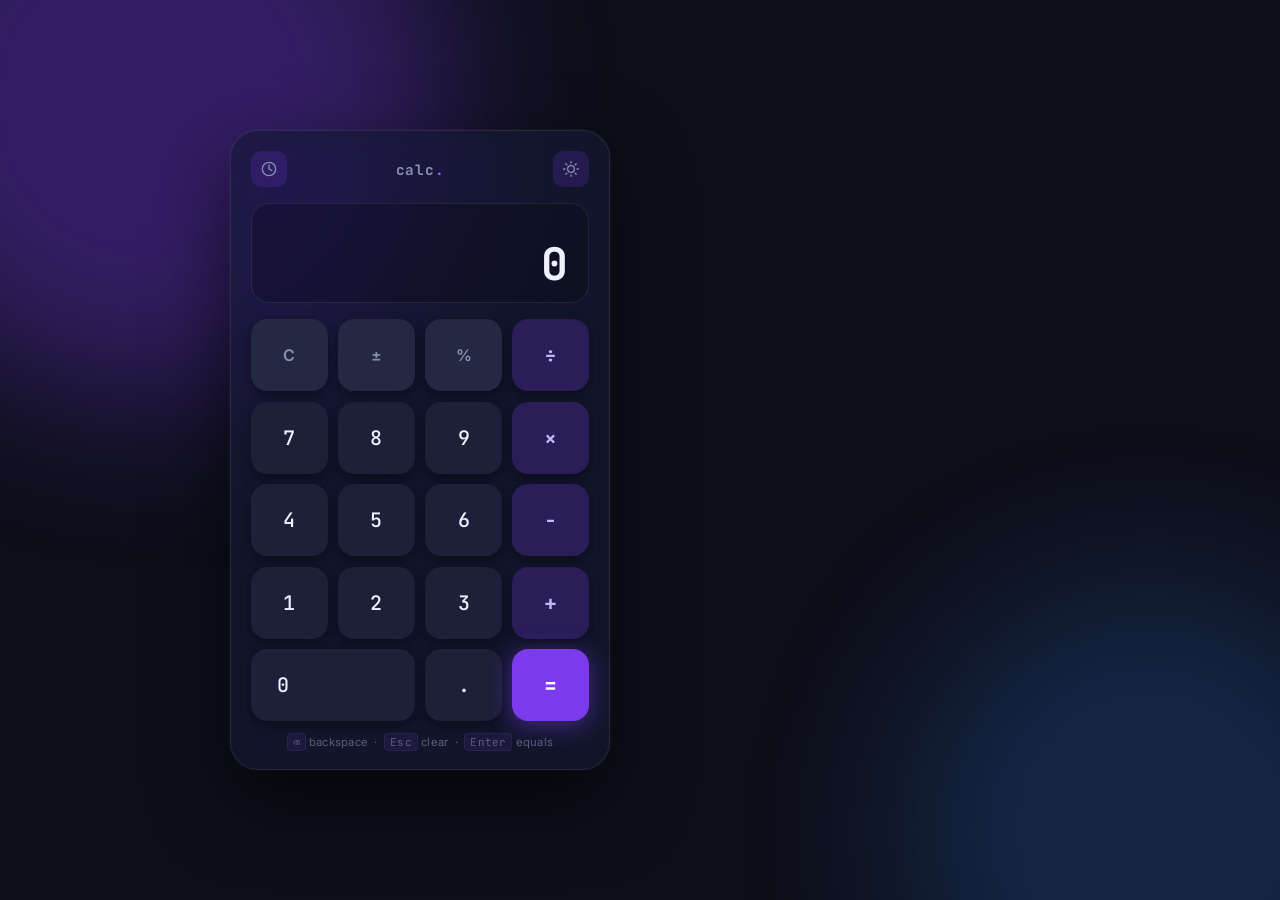
<file: CodeAlpha_Calculator/index.html>
<!DOCTYPE html>
<html lang="en" data-theme="dark">
<head>
  <meta charset="UTF-8" />
  <meta name="viewport" content="width=device-width, initial-scale=1.0" />
  <title>Calculator</title>

  <!-- Google Fonts: Inter + JetBrains Mono -->
  <link rel="preconnect" href="https://fonts.googleapis.com" />
  <link rel="preconnect" href="https://fonts.gstatic.com" crossorigin />
  <link href="https://fonts.googleapis.com/css2?family=Inter:wght@400;500;600&family=JetBrains+Mono:wght@400;500;700&display=swap" rel="stylesheet" />

  <link rel="stylesheet" href="style.css" />
</head>
<body>

  <!-- ░░ Background canvas for ambient gradient ░░ -->
  <div class="bg-canvas" aria-hidden="true">
    <div class="bg-orb bg-orb--1"></div>
    <div class="bg-orb bg-orb--2"></div>
  </div>

  <main class="app">

    <!-- ══════════════════════════════
         CALCULATOR CARD
    ══════════════════════════════ -->
    <section class="calc-card" role="application" aria-label="Calculator">

      <!-- ── Top bar: history toggle + theme toggle ── -->
      <header class="calc-topbar">
        <button class="icon-btn" id="historyToggle" aria-label="Toggle history" title="History (H)">
          <!-- clock icon -->
          <svg viewBox="0 0 24 24" fill="none" stroke="currentColor" stroke-width="2" stroke-linecap="round" stroke-linejoin="round">
            <circle cx="12" cy="12" r="10"/><polyline points="12 6 12 12 16 14"/>
          </svg>
        </button>

        <span class="calc-brand">calc<span class="brand-dot">.</span></span>

        <button class="icon-btn" id="themeToggle" aria-label="Toggle theme" title="Toggle theme (T)">
          <!-- sun/moon icon (swapped via JS) -->
          <svg class="icon-sun" viewBox="0 0 24 24" fill="none" stroke="currentColor" stroke-width="2" stroke-linecap="round" stroke-linejoin="round">
            <circle cx="12" cy="12" r="5"/><line x1="12" y1="1" x2="12" y2="3"/><line x1="12" y1="21" x2="12" y2="23"/>
            <line x1="4.22" y1="4.22" x2="5.64" y2="5.64"/><line x1="18.36" y1="18.36" x2="19.78" y2="19.78"/>
            <line x1="1" y1="12" x2="3" y2="12"/><line x1="21" y1="12" x2="23" y2="12"/>
            <line x1="4.22" y1="19.78" x2="5.64" y2="18.36"/><line x1="18.36" y1="5.64" x2="19.78" y2="4.22"/>
          </svg>
          <svg class="icon-moon" viewBox="0 0 24 24" fill="none" stroke="currentColor" stroke-width="2" stroke-linecap="round" stroke-linejoin="round">
            <path d="M21 12.79A9 9 0 1 1 11.21 3a7 7 0 0 0 9.79 9.79z"/>
          </svg>
        </button>
      </header>

      <!-- ── Display ── -->
      <div class="calc-display" id="calcDisplay" aria-live="polite" aria-label="Calculator display">
        <div class="display-expression" id="displayExpression" aria-hidden="true"></div>
        <div class="display-value" id="displayValue">0</div>
      </div>

      <!-- ── Button Grid ── -->
      <div class="calc-grid" role="group" aria-label="Calculator buttons">

        <!-- Row 1: C  ±  %  ÷ -->
        <button class="btn btn--fn"  data-action="clear"    aria-label="Clear">C</button>
        <button class="btn btn--fn"  data-action="sign"     aria-label="Toggle sign">±</button>
        <button class="btn btn--fn"  data-action="percent"  aria-label="Percent">%</button>
        <button class="btn btn--op" data-action="operator" data-value="÷" aria-label="Divide">÷</button>

        <!-- Row 2: 7  8  9  × -->
        <button class="btn btn--num" data-action="digit" data-value="7" aria-label="7">7</button>
        <button class="btn btn--num" data-action="digit" data-value="8" aria-label="8">8</button>
        <button class="btn btn--num" data-action="digit" data-value="9" aria-label="9">9</button>
        <button class="btn btn--op" data-action="operator" data-value="×" aria-label="Multiply">×</button>

        <!-- Row 3: 4  5  6  − -->
        <button class="btn btn--num" data-action="digit" data-value="4" aria-label="4">4</button>
        <button class="btn btn--num" data-action="digit" data-value="5" aria-label="5">5</button>
        <button class="btn btn--num" data-action="digit" data-value="6" aria-label="6">6</button>
        <button class="btn btn--op" data-action="operator" data-value="−" aria-label="Subtract">−</button>

        <!-- Row 4: 1  2  3  + -->
        <button class="btn btn--num" data-action="digit" data-value="1" aria-label="1">1</button>
        <button class="btn btn--num" data-action="digit" data-value="2" aria-label="2">2</button>
        <button class="btn btn--num" data-action="digit" data-value="3" aria-label="3">3</button>
        <button class="btn btn--op" data-action="operator" data-value="+" aria-label="Add">+</button>

        <!-- Row 5: 0(wide)  .  = -->
        <button class="btn btn--num btn--wide" data-action="digit" data-value="0" aria-label="0">0</button>
        <button class="btn btn--num" data-action="decimal" aria-label="Decimal point">.</button>
        <button class="btn btn--eq"  data-action="equals"  aria-label="Equals">=</button>

      </div>

      <!-- ── Backspace hint ── -->
      <div class="calc-hint" aria-hidden="true">
        <kbd>⌫</kbd> backspace &nbsp;·&nbsp; <kbd>Esc</kbd> clear &nbsp;·&nbsp; <kbd>Enter</kbd> equals
      </div>
    </section>

    <!-- ══════════════════════════════
         HISTORY PANEL
    ══════════════════════════════ -->
    <aside class="history-panel" id="historyPanel" aria-label="Calculation history" aria-hidden="true">
      <div class="history-header">
        <h2 class="history-title">History</h2>
        <button class="icon-btn" id="clearHistory" aria-label="Clear all history">
          <svg viewBox="0 0 24 24" fill="none" stroke="currentColor" stroke-width="2" stroke-linecap="round" stroke-linejoin="round">
            <polyline points="3 6 5 6 21 6"/><path d="M19 6l-1 14a2 2 0 0 1-2 2H8a2 2 0 0 1-2-2L5 6"/>
            <path d="M10 11v6"/><path d="M14 11v6"/><path d="M9 6V4h6v2"/>
          </svg>
        </button>
      </div>
      <ul class="history-list" id="historyList" aria-label="Previous calculations">
        <li class="history-empty" id="historyEmpty">No calculations yet</li>
      </ul>
    </aside>

  </main>

  <script src="script.js"></script>
</body>
</html>
</file>
<file: CodeAlpha_Calculator/style.css>
/* ============================================================
   CALCULATOR — style.css
   Design: Dark-first glassmorphism with violet accent
   Palette:
     --bg-deep:     #0D0F1A  (near-black navy)
     --glass:       rgba(255,255,255,0.05)
     --accent:      #7C3AED  (electric violet)
     --accent-glow: #A855F7
     --num:         #1E2235  (button fill)
     --fn:          #252840  (function button fill)
     --op:          #2D1F5E  (operator button fill)
     --eq:          #7C3AED  (equals button fill)
     --text:        #F0F0FF
     --muted:       #8890B0
   ============================================================ */

/* ── Reset & base ─────────────────────────────────────────── */
*, *::before, *::after { box-sizing: border-box; margin: 0; padding: 0; }

:root {
  /* Dark theme tokens */
  --bg-deep:        #0D0F1A;
  --bg-card:        rgba(22, 25, 48, 0.72);
  --bg-btn-num:     #1C2038;
  --bg-btn-fn:      #242842;
  --bg-btn-op:      #2A1D58;
  --bg-btn-eq:      #7C3AED;
  --bg-history:     rgba(15, 17, 36, 0.85);

  --accent:         #7C3AED;
  --accent-glow:    #A855F7;
  --accent-light:   rgba(124, 58, 237, 0.18);

  --text-primary:   #F0F0FF;
  --text-secondary: #8890B0;
  --text-op:        #C4B5FD;
  --text-eq:        #FFFFFF;
  --text-result:    #A855F7;

  --border-glass:   rgba(255, 255, 255, 0.08);
  --shadow-card:    0 32px 80px rgba(0, 0, 0, 0.6), 0 0 0 1px rgba(255,255,255,0.04);
  --shadow-btn:     0 4px 12px rgba(0, 0, 0, 0.4);
  --shadow-eq:      0 4px 24px rgba(124, 58, 237, 0.5);

  --radius-card:    28px;
  --radius-btn:     16px;

  --font-display:   'JetBrains Mono', 'Fira Code', monospace;
  --font-ui:        'Inter', system-ui, sans-serif;

  --transition:     0.15s cubic-bezier(0.4, 0, 0.2, 1);

  --orb-1:          rgba(124, 58, 237, 0.35);
  --orb-2:          rgba(59, 130, 246, 0.2);
}

/* Light theme overrides */
[data-theme="light"] {
  --bg-deep:        #E8EAF6;
  --bg-card:        rgba(255, 255, 255, 0.75);
  --bg-btn-num:     #FFFFFF;
  --bg-btn-fn:      #D1D5F0;
  --bg-btn-op:      #EDE9FE;
  --bg-btn-eq:      #7C3AED;
  --bg-history:     rgba(248, 247, 255, 0.95);

  --text-primary:   #1A1A2E;
  --text-secondary: #5B5E7E;
  --text-op:        #6D28D9;
  --text-result:    #6D28D9;

  --border-glass:   rgba(124, 58, 237, 0.15);
  --shadow-card:    0 24px 60px rgba(100, 80, 180, 0.18), 0 0 0 1px rgba(124,58,237,0.08);
  --shadow-btn:     0 2px 8px rgba(100, 80, 180, 0.15);
  --shadow-eq:      0 4px 20px rgba(124, 58, 237, 0.4);

  --orb-1:          rgba(124, 58, 237, 0.15);
  --orb-2:          rgba(59, 130, 246, 0.10);
}

/* ── Body & ambient background ───────────────────────────── */
html, body {
  height: 100%;
  min-height: 100dvh;
}

body {
  font-family: var(--font-ui);
  background-color: var(--bg-deep);
  color: var(--text-primary);
  display: flex;
  align-items: center;
  justify-content: center;
  padding: 1.5rem;
  transition: background-color 0.4s ease;
  overflow-x: hidden;
}

/* Ambient background orbs */
.bg-canvas {
  position: fixed;
  inset: 0;
  pointer-events: none;
  overflow: hidden;
  z-index: 0;
}

.bg-orb {
  position: absolute;
  border-radius: 50%;
  filter: blur(80px);
  animation: orbFloat 12s ease-in-out infinite alternate;
}

.bg-orb--1 {
  width: 600px; height: 600px;
  top: -200px; left: -150px;
  background: var(--orb-1);
  animation-duration: 14s;
}

.bg-orb--2 {
  width: 500px; height: 500px;
  bottom: -180px; right: -120px;
  background: var(--orb-2);
  animation-duration: 10s;
  animation-delay: -4s;
}

@keyframes orbFloat {
  from { transform: translate(0, 0) scale(1); }
  to   { transform: translate(40px, 30px) scale(1.08); }
}

/* ── App layout (calc + history side by side) ──────────────── */
.app {
  position: relative;
  z-index: 1;
  display: flex;
  align-items: flex-start;
  gap: 1rem;
  width: 100%;
  max-width: 820px;
}

/* ── Calculator card ──────────────────────────────────────── */
.calc-card {
  flex: 0 0 auto;
  width: 100%;
  max-width: 380px;
  background: var(--bg-card);
  border: 1px solid var(--border-glass);
  border-radius: var(--radius-card);
  padding: 1.25rem;
  box-shadow: var(--shadow-card);
  backdrop-filter: blur(24px) saturate(180%);
  -webkit-backdrop-filter: blur(24px) saturate(180%);
  transition: background 0.4s ease, border-color 0.4s ease, box-shadow 0.4s ease;
}

/* ── Top bar ──────────────────────────────────────────────── */
.calc-topbar {
  display: flex;
  align-items: center;
  justify-content: space-between;
  margin-bottom: 1rem;
}

.calc-brand {
  font-family: var(--font-display);
  font-size: 0.9rem;
  font-weight: 700;
  letter-spacing: 0.05em;
  color: var(--text-secondary);
  user-select: none;
}

.brand-dot {
  color: var(--accent-glow);
}

/* ── Icon buttons (topbar) ────────────────────────────────── */
.icon-btn {
  display: flex;
  align-items: center;
  justify-content: center;
  width: 36px; height: 36px;
  border: none;
  border-radius: 10px;
  background: var(--accent-light);
  color: var(--text-secondary);
  cursor: pointer;
  transition: background var(--transition), color var(--transition), transform var(--transition);
}

.icon-btn svg { width: 16px; height: 16px; }

.icon-btn:hover {
  background: rgba(124, 58, 237, 0.32);
  color: var(--accent-glow);
  transform: scale(1.08);
}

.icon-btn:active { transform: scale(0.94); }

/* Theme icon visibility */
.icon-sun, .icon-moon { display: block; }
[data-theme="dark"]  .icon-sun  { display: block; }
[data-theme="dark"]  .icon-moon { display: none; }
[data-theme="light"] .icon-sun  { display: none; }
[data-theme="light"] .icon-moon { display: block; }

/* ── Display ──────────────────────────────────────────────── */
.calc-display {
  background: rgba(0, 0, 0, 0.2);
  border: 1px solid var(--border-glass);
  border-radius: 18px;
  padding: 1rem 1.25rem 0.9rem;
  min-height: 100px;
  display: flex;
  flex-direction: column;
  align-items: flex-end;
  justify-content: flex-end;
  gap: 0.25rem;
  margin-bottom: 1rem;
  overflow: hidden;
  position: relative;
}

[data-theme="light"] .calc-display {
  background: rgba(255, 255, 255, 0.5);
}

/* Shimmer overlay that fires on result */
.calc-display::after {
  content: '';
  position: absolute;
  inset: 0;
  background: linear-gradient(120deg, transparent 30%, rgba(168, 85, 247, 0.12) 50%, transparent 70%);
  transform: translateX(-100%);
  pointer-events: none;
  border-radius: inherit;
}

.calc-display.result-shimmer::after {
  animation: shimmer 0.5s ease forwards;
}

@keyframes shimmer {
  from { transform: translateX(-100%); }
  to   { transform: translateX(100%); }
}

/* Expression (small, above) */
.display-expression {
  font-family: var(--font-display);
  font-size: 0.8rem;
  color: var(--text-secondary);
  min-height: 1.1em;
  word-break: break-all;
  text-align: right;
  transition: opacity 0.2s ease;
  max-width: 100%;
  overflow: hidden;
  text-overflow: ellipsis;
  white-space: nowrap;
}

/* Main value */
.display-value {
  font-family: var(--font-display);
  font-size: 2.8rem;
  font-weight: 700;
  line-height: 1.1;
  color: var(--text-primary);
  word-break: break-all;
  text-align: right;
  transition: color 0.25s ease, font-size 0.15s ease;
  max-width: 100%;
}

.display-value.is-result {
  color: var(--text-result);
}

/* Shrink large numbers */
.display-value.font-lg   { font-size: 2.8rem; }
.display-value.font-md   { font-size: 2.0rem; }
.display-value.font-sm   { font-size: 1.5rem; }
.display-value.font-xs   { font-size: 1.1rem; }

/* Error state */
.display-value.is-error {
  color: #F87171;
  font-size: 1.4rem;
}

/* ── Button grid ──────────────────────────────────────────── */
.calc-grid {
  display: grid;
  grid-template-columns: repeat(4, 1fr);
  gap: 0.65rem;
}

/* ── Base button ──────────────────────────────────────────── */
.btn {
  font-family: var(--font-ui);
  font-size: 1.15rem;
  font-weight: 500;
  height: 72px;
  border: none;
  border-radius: var(--radius-btn);
  cursor: pointer;
  display: flex;
  align-items: center;
  justify-content: center;
  position: relative;
  overflow: hidden;
  transition:
    background var(--transition),
    transform var(--transition),
    box-shadow var(--transition);
  -webkit-tap-highlight-color: transparent;
  outline: none;
  user-select: none;
}

/* Ripple effect layer */
.btn::before {
  content: '';
  position: absolute;
  inset: 0;
  background: rgba(255, 255, 255, 0.08);
  opacity: 0;
  transition: opacity 0.12s ease;
  border-radius: inherit;
}

.btn:hover::before { opacity: 1; }
.btn:active        { transform: scale(0.93); }
.btn:focus-visible {
  outline: 2px solid var(--accent-glow);
  outline-offset: 2px;
}

/* ── Button variants ──────────────────────────────────────── */

/* Number buttons */
.btn--num {
  background: var(--bg-btn-num);
  color: var(--text-primary);
  box-shadow: var(--shadow-btn);
  font-family: var(--font-display);
  font-size: 1.25rem;
  font-weight: 500;
}

.btn--num:hover {
  background: color-mix(in srgb, var(--bg-btn-num) 85%, var(--accent) 15%);
}

/* Function buttons (C, ±, %) */
.btn--fn {
  background: var(--bg-btn-fn);
  color: var(--text-secondary);
  box-shadow: var(--shadow-btn);
  font-size: 1rem;
  font-weight: 600;
}

.btn--fn:hover {
  background: color-mix(in srgb, var(--bg-btn-fn) 80%, var(--accent) 20%);
  color: var(--text-primary);
}

/* Operator buttons */
.btn--op {
  background: var(--bg-btn-op);
  color: var(--text-op);
  box-shadow: var(--shadow-btn);
  font-size: 1.35rem;
  font-weight: 600;
  font-family: var(--font-display);
}

.btn--op:hover {
  background: color-mix(in srgb, var(--bg-btn-op) 70%, var(--accent) 30%);
  color: var(--accent-glow);
}

/* Active operator (currently selected) */
.btn--op.is-active {
  background: var(--accent);
  color: #FFFFFF;
  box-shadow: var(--shadow-eq);
}

/* Equals button */
.btn--eq {
  background: var(--bg-btn-eq);
  color: var(--text-eq);
  box-shadow: var(--shadow-eq);
  font-size: 1.35rem;
  font-weight: 700;
  font-family: var(--font-display);
}

.btn--eq:hover {
  background: var(--accent-glow);
  box-shadow: 0 6px 28px rgba(168, 85, 247, 0.6);
}

.btn--eq:active { transform: scale(0.91); }

/* Wide 0 button */
.btn--wide {
  grid-column: span 2;
  justify-content: flex-start;
  padding-left: 1.6rem;
}

/* ── Keyboard hint ────────────────────────────────────────── */
.calc-hint {
  margin-top: 0.85rem;
  text-align: center;
  font-size: 0.7rem;
  color: var(--text-secondary);
  letter-spacing: 0.02em;
  opacity: 0.6;
}

.calc-hint kbd {
  font-family: var(--font-display);
  font-size: 0.68rem;
  background: var(--accent-light);
  border: 1px solid var(--border-glass);
  border-radius: 4px;
  padding: 1px 5px;
  color: var(--text-secondary);
}

/* ── History panel ────────────────────────────────────────── */
.history-panel {
  flex: 1 1 220px;
  max-width: 260px;
  max-height: 540px;
  background: var(--bg-history);
  border: 1px solid var(--border-glass);
  border-radius: var(--radius-card);
  backdrop-filter: blur(20px) saturate(160%);
  -webkit-backdrop-filter: blur(20px) saturate(160%);
  box-shadow: var(--shadow-card);
  display: flex;
  flex-direction: column;
  overflow: hidden;
  /* Hidden by default */
  opacity: 0;
  transform: translateX(-12px) scale(0.97);
  pointer-events: none;
  transition:
    opacity 0.25s ease,
    transform 0.25s ease;
}

.history-panel.is-open {
  opacity: 1;
  transform: translateX(0) scale(1);
  pointer-events: auto;
}

.history-header {
  display: flex;
  align-items: center;
  justify-content: space-between;
  padding: 1.1rem 1.25rem 0.75rem;
  border-bottom: 1px solid var(--border-glass);
}

.history-title {
  font-size: 0.8rem;
  font-weight: 600;
  letter-spacing: 0.1em;
  text-transform: uppercase;
  color: var(--text-secondary);
}

.history-list {
  list-style: none;
  overflow-y: auto;
  flex: 1;
  padding: 0.5rem 0;
  scrollbar-width: thin;
  scrollbar-color: var(--accent-light) transparent;
}

.history-list::-webkit-scrollbar { width: 4px; }
.history-list::-webkit-scrollbar-thumb { background: var(--accent-light); border-radius: 2px; }

.history-empty {
  padding: 2rem 1rem;
  text-align: center;
  font-size: 0.8rem;
  color: var(--text-secondary);
  opacity: 0.6;
}

/* Individual history entry */
.history-item {
  padding: 0.6rem 1.25rem;
  cursor: pointer;
  border-radius: 10px;
  margin: 0 0.4rem;
  transition: background var(--transition);
}

.history-item:hover {
  background: var(--accent-light);
}

.history-item__expr {
  font-size: 0.72rem;
  color: var(--text-secondary);
  font-family: var(--font-display);
  margin-bottom: 2px;
  white-space: nowrap;
  overflow: hidden;
  text-overflow: ellipsis;
}

.history-item__result {
  font-size: 1rem;
  font-weight: 600;
  font-family: var(--font-display);
  color: var(--text-primary);
}

/* Entry animation */
@keyframes historyIn {
  from { opacity: 0; transform: translateY(-6px); }
  to   { opacity: 1; transform: translateY(0); }
}

.history-item { animation: historyIn 0.2s ease both; }

/* ── Responsive ───────────────────────────────────────────── */
@media (max-width: 640px) {
  body { padding: 1rem; align-items: flex-start; padding-top: 2rem; }

  .app {
    flex-direction: column;
    align-items: center;
  }

  .calc-card {
    max-width: 100%;
    width: 100%;
    padding: 1rem;
  }

  .btn { height: 64px; }

  .display-value { font-size: 2.4rem; }

  .history-panel {
    max-width: 100%;
    width: 100%;
    max-height: 280px;
    transform: translateY(-8px) scale(0.97);
  }

  .history-panel.is-open {
    transform: translateY(0) scale(1);
  }
}

@media (max-width: 380px) {
  .btn { height: 58px; font-size: 1rem; border-radius: 12px; }
  .calc-grid { gap: 0.5rem; }
  .display-value { font-size: 2rem; }
}

/* ── Reduced motion ───────────────────────────────────────── */
@media (prefers-reduced-motion: reduce) {
  *, *::before, *::after { animation-duration: 0.01ms !important; transition-duration: 0.01ms !important; }
  .bg-orb { animation: none; }
}
</file>
